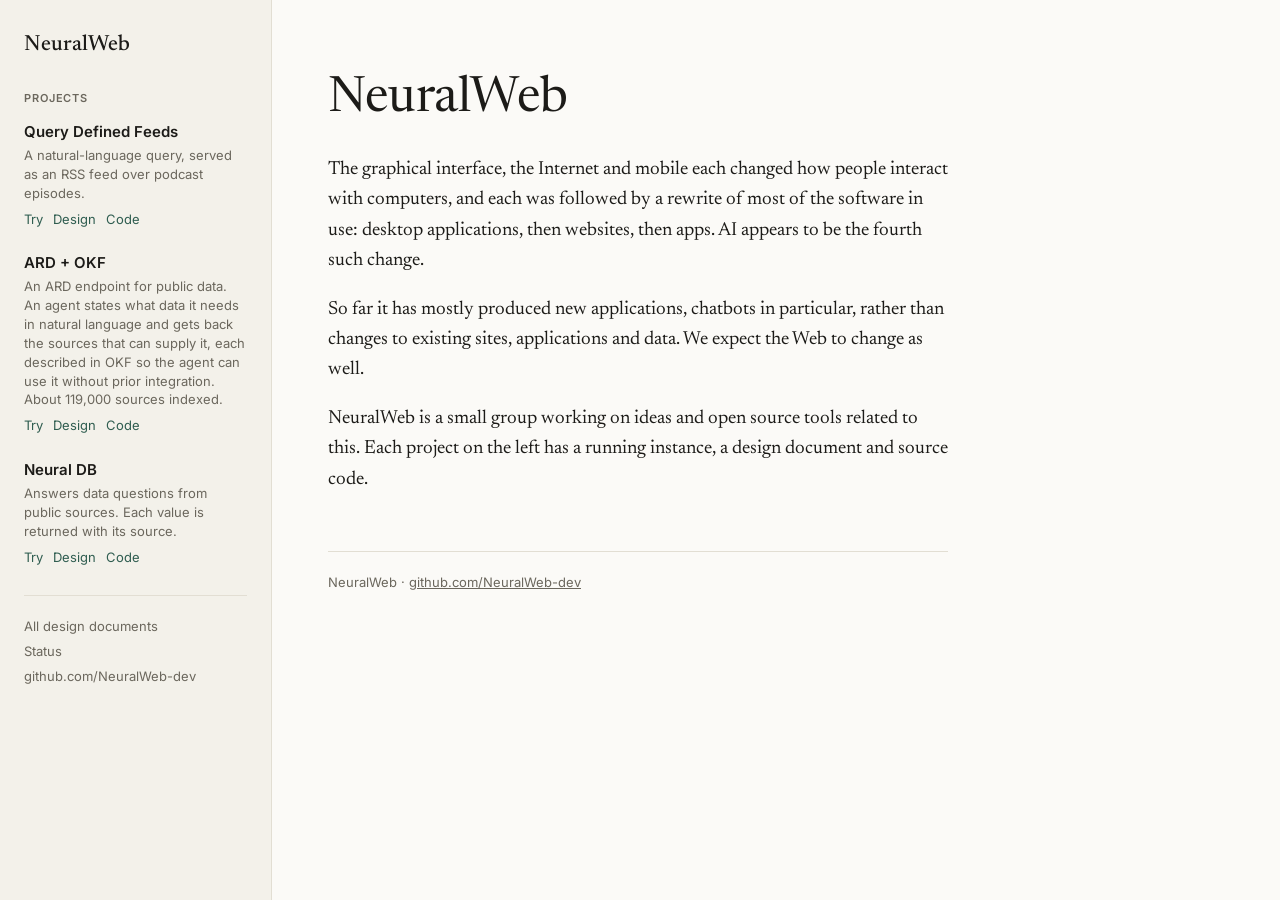
<file: index.html>
<!doctype html>
<html lang="en">
<head>
<meta charset="utf-8">
<meta name="viewport" content="width=device-width, initial-scale=1">
<title>NeuralWeb</title>
<meta name="description" content="NeuralWeb: ideas and open source tools for the Web after AI.">
<link rel="preconnect" href="https://fonts.googleapis.com">
<link rel="preconnect" href="https://fonts.gstatic.com" crossorigin>
<link href="https://fonts.googleapis.com/css2?family=Newsreader:ital,opsz,wght@0,6..72,400;0,6..72,500;1,6..72,400&family=Inter:wght@400;500;600&display=swap" rel="stylesheet">
<style>
  :root {
    --bg: #fbfaf7;
    --panel: #f3f1ea;
    --ink: #1c1b18;
    --muted: #6b675d;
    --rule: #e2ded3;
    --accent: #2f5d50;
    --accent-soft: #e4ece8;
    --serif: "Newsreader", Georgia, serif;
    --sans: "Inter", system-ui, -apple-system, sans-serif;
  }
  @media (prefers-color-scheme: dark) {
    :root {
      --bg: #151614;
      --panel: #1c1e1b;
      --ink: #e9e7e1;
      --muted: #9a978d;
      --rule: #2e302c;
      --accent: #8cc4b0;
      --accent-soft: #233029;
    }
  }
  * { box-sizing: border-box; }
  html { -webkit-text-size-adjust: 100%; }
  body {
    margin: 0;
    background: var(--bg);
    color: var(--ink);
    font: 16px/1.6 var(--sans);
  }
  a { color: inherit; }
  .layout {
    display: grid;
    grid-template-columns: 272px minmax(0, 1fr);
    min-height: 100vh;
  }

  /* ---- Sidebar: project families ---- */
  nav.families {
    position: sticky;
    top: 0;
    align-self: start;
    height: 100vh;
    overflow-y: auto;
    background: var(--panel);
    border-right: 1px solid var(--rule);
    padding: 32px 24px;
  }
  .brand {
    font: 500 22px/1.2 var(--serif);
    text-decoration: none;
    display: block;
    margin-bottom: 32px;
  }
  .nav-label {
    font-size: 11px;
    font-weight: 600;
    letter-spacing: .08em;
    text-transform: uppercase;
    color: var(--muted);
    margin: 0 0 12px;
  }
  .family { margin-bottom: 22px; }
  .family-name {
    display: block;
    font-weight: 600;
    font-size: 15px;
    text-decoration: none;
  }
  .family-name:hover { color: var(--accent); }
  .family p {
    margin: 2px 0 6px;
    font-size: 13px;
    line-height: 1.45;
    color: var(--muted);
  }
  .family .links { font-size: 13px; }
  .family .links a {
    color: var(--accent);
    text-decoration: none;
    margin-right: 10px;
  }
  .family .links a:hover { text-decoration: underline; }
  .nav-foot {
    border-top: 1px solid var(--rule);
    margin-top: 28px;
    padding-top: 18px;
    font-size: 13px;
  }
  .nav-foot a {
    display: block;
    color: var(--muted);
    text-decoration: none;
    padding: 2px 0;
  }
  .nav-foot a:hover { color: var(--ink); }

  /* ---- Main ---- */
  main {
    padding: 72px 56px 96px;
    max-width: 880px;
  }
  h1 {
    font: 400 clamp(34px, 5vw, 50px)/1.1 var(--serif);
    letter-spacing: -.01em;
    margin: 0 0 28px;
  }
  h1 em { font-style: italic; color: var(--accent); }
  .prose p {
    font: 400 19px/1.6 var(--serif);
    max-width: 620px;
    margin: 0 0 18px;
  }
  .prose { max-width: 640px; }
  footer {
    max-width: 620px;
    margin-top: 56px;
    padding-top: 20px;
    border-top: 1px solid var(--rule);
    font-size: 13px;
    color: var(--muted);
  }
  footer a { color: var(--muted); }

  .menu-toggle { display: none; }

  /* ---- Narrow screens: sidebar becomes a top bar with a menu button ---- */
  @media (max-width: 860px) {
    .layout { grid-template-columns: 1fr; }
    nav.families {
      position: sticky;
      top: 0;
      z-index: 10;
      height: auto;
      max-height: 100vh;
      border-right: 0;
      border-bottom: 1px solid var(--rule);
      padding: 10px 16px;
    }
    .nav-head {
      display: flex;
      align-items: center;
      justify-content: space-between;
    }
    .brand { margin-bottom: 0; }
    .menu-toggle {
      display: inline-flex;
      align-items: center;
      justify-content: center;
      width: 44px;
      height: 44px;
      margin-right: -10px;
      border: 0;
      border-radius: 50%;
      background: transparent;
      color: var(--ink);
      cursor: pointer;
    }
    .menu-toggle:hover, .menu-toggle:focus-visible { background: var(--accent-soft); outline: none; }
    .menu-toggle .icon-close { display: none; }
    nav.families.open .menu-toggle .icon-open { display: none; }
    nav.families.open .menu-toggle .icon-close { display: block; }
    .js nav.families:not(.open) .nav-body { display: none; }
    .nav-body { padding: 16px 0 12px; }
    .family-list {
      display: grid;
      grid-template-columns: repeat(2, minmax(0, 1fr));
      gap: 4px 20px;
    }
    .nav-foot { margin-top: 8px; }
    main { padding: 40px 16px 64px; }
  }
  @media (max-width: 560px) {
    .family-list { grid-template-columns: 1fr; }
  }
</style>
</head>
<body>
<script>document.documentElement.classList.add("js");</script>
<div class="layout">

  <nav class="families" aria-label="Project families">
    <div class="nav-head">
      <a class="brand" href="/">NeuralWeb</a>
      <button class="menu-toggle" type="button" aria-expanded="false" aria-controls="nav-body" aria-label="Menu">
        <svg class="icon-open" width="22" height="22" viewBox="0 0 22 22" aria-hidden="true"><path d="M3 6h16M3 11h16M3 16h16" stroke="currentColor" stroke-width="1.8" stroke-linecap="round" fill="none"/></svg>
        <svg class="icon-close" width="22" height="22" viewBox="0 0 22 22" aria-hidden="true"><path d="M5 5l12 12M17 5L5 17" stroke="currentColor" stroke-width="1.8" stroke-linecap="round" fill="none"/></svg>
      </button>
    </div>
    <div class="nav-body" id="nav-body">

    <p class="nav-label">Projects</p>
    <div class="family-list">
      <div class="family">
        <a class="family-name" href="https://rss.neuralweb.dev">Query Defined Feeds</a>
        <p>A natural-language query, served as an RSS feed over podcast episodes.</p>
        <div class="links">
          <a href="https://rss.neuralweb.dev">Try</a><a href="/design/qdrss/">Design</a><a href="https://github.com/NeuralWeb-dev/qdfeeds">Code</a>
        </div>
      </div>
      <div class="family">
        <a class="family-name" href="https://ard.neuralweb.dev">ARD + OKF</a>
        <p>An ARD endpoint for public data. An agent states what data it needs in natural language and gets back the sources that can supply it, each described in OKF so the agent can use it without prior integration. About 119,000 sources indexed.</p>
        <div class="links">
          <a href="https://ard.neuralweb.dev">Try</a><a href="/design/ard/">Design</a><a href="https://github.com/NeuralWeb-dev/ard-finder">Code</a>
        </div>
      </div>
      <div class="family">
        <a class="family-name" href="https://kg.neuralweb.dev">Neural DB</a>
        <p>Answers data questions from public sources. Each value is returned with its source.</p>
        <div class="links">
          <a href="https://kg.neuralweb.dev">Try</a><a href="/design/neural-db/">Design</a><a href="https://github.com/NeuralWeb-dev/neural-db">Code</a>
        </div>
      </div>
    </div>

    <div class="nav-foot">
      <a href="/design/">All design documents</a>
      <a href="/status/">Status</a>
      <a href="https://github.com/NeuralWeb-dev">github.com/NeuralWeb-dev</a>
    </div>
    </div>
  </nav>

  <main>
    <h1>NeuralWeb</h1>

    <div class="prose">
      <p>The graphical interface, the Internet and mobile each changed how people interact with computers, and each was followed by a rewrite of most of the software in use: desktop applications, then websites, then apps. AI appears to be the fourth such change.</p>
      <p>So far it has mostly produced new applications, chatbots in particular, rather than changes to existing sites, applications and data. We expect the Web to change as well.</p>
      <p>NeuralWeb is a small group working on ideas and open source tools related to this. Each project on the left has a running instance, a design document and source code.</p>
    </div>

    <footer>
      NeuralWeb · <a href="https://github.com/NeuralWeb-dev">github.com/NeuralWeb-dev</a>
    </footer>
  </main>

</div>
<script>
  (function () {
    var nav = document.querySelector("nav.families");
    var button = nav.querySelector(".menu-toggle");
    function set(open) {
      nav.classList.toggle("open", open);
      button.setAttribute("aria-expanded", String(open));
      button.setAttribute("aria-label", open ? "Close menu" : "Menu");
    }
    button.addEventListener("click", function () { set(!nav.classList.contains("open")); });
    document.addEventListener("keydown", function (e) { if (e.key === "Escape") set(false); });
  })();
</script>
</body>
</html>
</file>
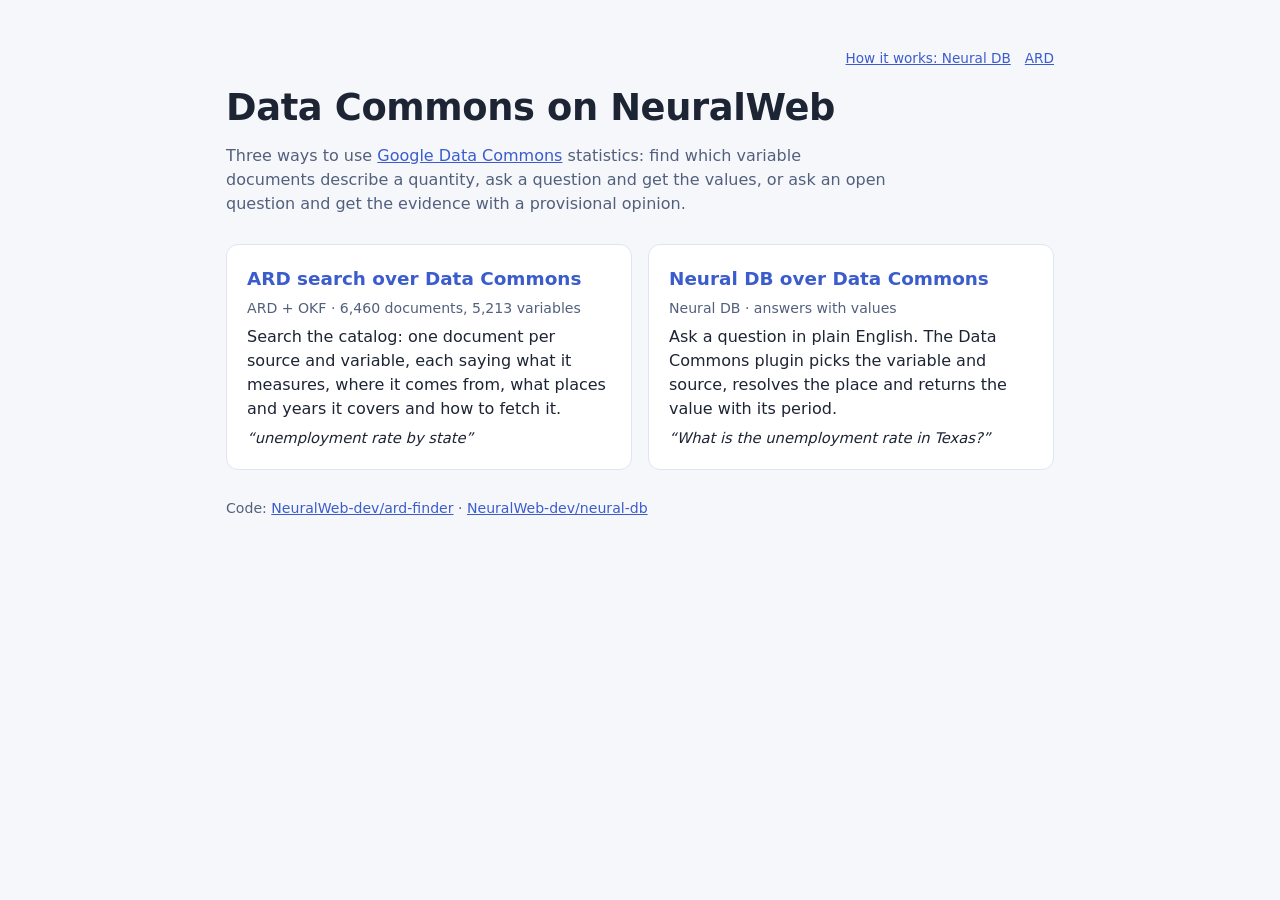
<file: 4dc/index.html>
<!doctype html>
<html lang="en">
<head>
  <meta name="robots" content="noindex">
  <meta charset="utf-8">
  <meta name="viewport" content="width=device-width, initial-scale=1">
  <title>Data Commons on NeuralWeb</title>
  <style>
    :root { color-scheme: light dark; --ink: #1d2433; --muted: #52607d; --accent: #3b5ccc; --line: #dfe4ef; --card: #fff; --bg: #f6f7fb; }
    @media (prefers-color-scheme: dark) { :root { --ink: #e7e9ec; --muted: #9aa1ab; --accent: #8fb0ff; --line: #2c3037; --card: #1c1f24; --bg: #14161a; } }
    * { box-sizing: border-box; }
    body { margin: 0; font: 16px/1.5 system-ui, -apple-system, "Segoe UI", sans-serif; color: var(--ink); background: var(--bg); }
    main { max-width: 860px; margin: 0 auto; padding: 48px 16px 64px; }
    h1 { margin: 0 0 8px; font-size: clamp(1.7rem, 4vw, 2.3rem); letter-spacing: -.01em; }
    .lede { margin: 0 0 28px; color: var(--muted); max-width: 660px; }
    .crumb { font-size: .9rem; margin-bottom: 18px; } .crumb a { color: var(--muted); }
    a { color: var(--accent); }
    form { display: flex; gap: 8px; margin-bottom: 8px; }
    input[type=text] { flex: 1; min-width: 0; padding: 12px 14px; font: inherit; color: inherit; background: var(--card); border: 1px solid var(--line); border-radius: 10px; }
    button { padding: 12px 18px; font: inherit; font-weight: 600; color: #fff; background: var(--accent); border: 0; border-radius: 10px; cursor: pointer; }
    button:disabled { opacity: .6; cursor: wait; }
    .examples { margin: 0 0 24px; font-size: .9rem; color: var(--muted); }
    .examples button { all: unset; cursor: pointer; color: var(--accent); margin-right: 12px; text-decoration: underline; }
    .card { background: var(--card); border: 1px solid var(--line); border-radius: 12px; padding: 16px 18px; margin-bottom: 12px; }
    .card h2 { margin: 0 0 4px; font-size: 1.05rem; } .card p { margin: 4px 0; }
    .meta, .status { color: var(--muted); font-size: .88rem; }
    .tag { display: inline-block; margin: 2px 4px 0 0; padding: 1px 8px; border: 1px solid var(--line); border-radius: 99px; font-size: .78rem; color: var(--muted); }
    .claim { font-size: 1.05rem; }
    .err { color: #c0392b; }
  
    .topnav { text-align: right; font-size: .85rem; margin: 0 0 12px; display: flex; gap: 14px; justify-content: flex-end; flex-wrap: wrap; }
    .topnav a { color: var(--accent, #3b5ccc); }
  </style>
</head>
<body>
  <main>
    <p class="topnav"><a href="/design/neural-db/">How it works: Neural DB</a> <a href="/design/ard/">ARD</a></p>

    <h1>Data Commons on NeuralWeb</h1>
    <p class="lede">Three ways to use <a href="https://datacommons.org">Google Data Commons</a> statistics: find which variable documents describe a quantity, ask a question and get the values, or ask an open question and get the evidence with a provisional opinion.</p>
    <style>
      .grid { display: grid; grid-template-columns: repeat(auto-fill, minmax(300px, 1fr)); gap: 16px; }
      a.big { display: flex; flex-direction: column; gap: 6px; padding: 20px; background: var(--card); border: 1px solid var(--line); border-radius: 12px; color: inherit; text-decoration: none; }
      a.big:hover, a.big:focus-visible { border-color: var(--accent); outline: none; }
      .name { font-weight: 700; font-size: 1.15rem; color: var(--accent); }
      .example { font-style: italic; font-size: .92rem; }
    </style>
    <nav class="grid" aria-label="Data Commons">
      <a class="big" href="/4dc/ard/">
        <span class="name">ARD search over Data Commons</span>
        <span class="meta">ARD + OKF · 6,460 documents, 5,213 variables</span>
        <span>Search the catalog: one document per source and variable, each saying what it measures, where it comes from, what places and years it covers and how to fetch it.</span>
        <span class="example">&ldquo;unemployment rate by state&rdquo;</span>
      </a>
      <a class="big" href="/4dc/neuraldb/">
        <span class="name">Neural DB over Data Commons</span>
        <span class="meta">Neural DB · answers with values</span>
        <span>Ask a question in plain English. The Data Commons plugin picks the variable and source, resolves the place and returns the value with its period.</span>
        <span class="example">&ldquo;What is the unemployment rate in Texas?&rdquo;</span>
      </a>
    </nav>
    <p class="meta" style="margin-top:28px">Code: <a href="https://github.com/NeuralWeb-dev/ard-finder">NeuralWeb-dev/ard-finder</a> &middot; <a href="https://github.com/NeuralWeb-dev/neural-db">NeuralWeb-dev/neural-db</a></p>
  </main>
</body>
</html>
</file>
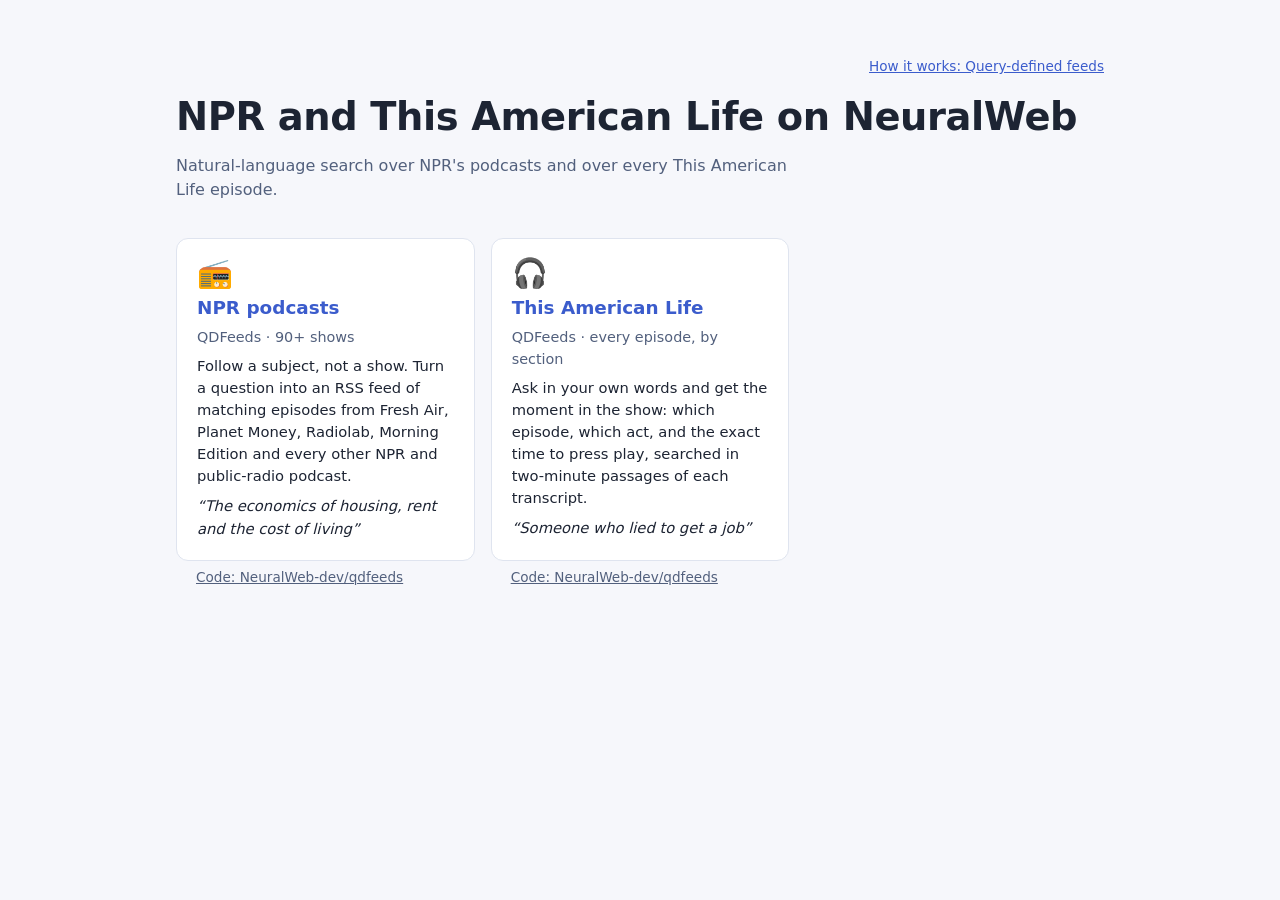
<file: 4npr/index.html>
<!doctype html>
<html lang="en">
<head>
  <meta name="robots" content="noindex">
  <meta charset="utf-8">
  <meta name="viewport" content="width=device-width, initial-scale=1">
  <title>NPR on NeuralWeb</title>
  <style>
    :root { color-scheme: light; --ink: #1d2433; --muted: #52607d; --accent: #3b5ccc; --line: #dfe4ef; --card: #fff; --bg: #f6f7fb; }
    * { box-sizing: border-box; }
    body { margin: 0; font: 16px/1.5 system-ui, -apple-system, "Segoe UI", sans-serif; color: var(--ink); background: var(--bg); }
    main { max-width: 960px; margin: 0 auto; padding: 56px 16px 64px; }
    h1 { margin: 0 0 8px; font-size: clamp(1.8rem, 4vw, 2.4rem); letter-spacing: -.01em; }
    .lede { margin: 0 0 36px; color: var(--muted); max-width: 640px; }
    .grid { display: grid; grid-template-columns: repeat(auto-fill, minmax(260px, 1fr)); gap: 16px; }
    a.card { display: flex; flex-direction: column; gap: 6px; padding: 20px; background: var(--card); border: 1px solid var(--line); border-radius: 12px; color: inherit; text-decoration: none; transition: border-color .15s, box-shadow .15s; }
    a.card:hover, a.card:focus-visible { border-color: var(--accent); box-shadow: 0 4px 16px rgba(59, 92, 204, .12); outline: none; }
    .item { display: flex; flex-direction: column; gap: 6px; }
    .item > a.card { flex: 1; }
    a.code { padding-left: 20px; font-size: .85rem; color: var(--muted); }
    a.code:hover, a.code:focus-visible { color: var(--accent); }
    .emoji { font-size: 1.8rem; line-height: 1; }
    .name { font-weight: 700; font-size: 1.15rem; color: var(--accent); }
    .source { color: var(--muted); font-size: .9rem; }
    .about { font-size: .92rem; color: var(--ink); }
    .example { margin-top: 2px; font-size: .92rem; color: var(--ink); font-style: italic; }
  
    .topnav { text-align: right; font-size: .85rem; margin: 0 0 12px; display: flex; gap: 14px; justify-content: flex-end; flex-wrap: wrap; }
    .topnav a { color: var(--accent, #3b5ccc); }
  </style>
</head>
<body>
  <main>
    <p class="topnav"><a href="/design/qdrss/">How it works: Query-defined feeds</a></p>

    <h1>NPR and This American Life on NeuralWeb</h1>
    <p class="lede">Natural-language search over NPR's podcasts and over every This American Life episode.</p>
    <nav class="grid" aria-label="NPR sources">
      <div class="item">
        <a class="card" href="https://rss.neuralweb.dev/npr">
          <span class="emoji" aria-hidden="true">📻</span>
          <span class="name">NPR podcasts</span>
          <span class="source">QDFeeds · 90+ shows</span>
          <span class="about">Follow a subject, not a show. Turn a question into an RSS feed of matching episodes from Fresh Air, Planet Money, Radiolab, Morning Edition and every other NPR and public-radio podcast.</span>
          <span class="example">“The economics of housing, rent and the cost of living”</span>
        </a>
        <a class="code" href="https://github.com/NeuralWeb-dev/qdfeeds">Code: NeuralWeb-dev/qdfeeds</a>
      </div>
      <div class="item">
        <a class="card" href="https://rss.neuralweb.dev/tal">
          <span class="emoji" aria-hidden="true">🎧</span>
          <span class="name">This American Life</span>
          <span class="source">QDFeeds · every episode, by section</span>
          <span class="about">Ask in your own words and get the moment in the show: which episode, which act, and the exact time to press play, searched in two-minute passages of each transcript.</span>
          <span class="example">“Someone who lied to get a job”</span>
        </a>
        <a class="code" href="https://github.com/NeuralWeb-dev/qdfeeds">Code: NeuralWeb-dev/qdfeeds</a>
      </div>
    </nav>
  </main>
</body>
</html>
</file>
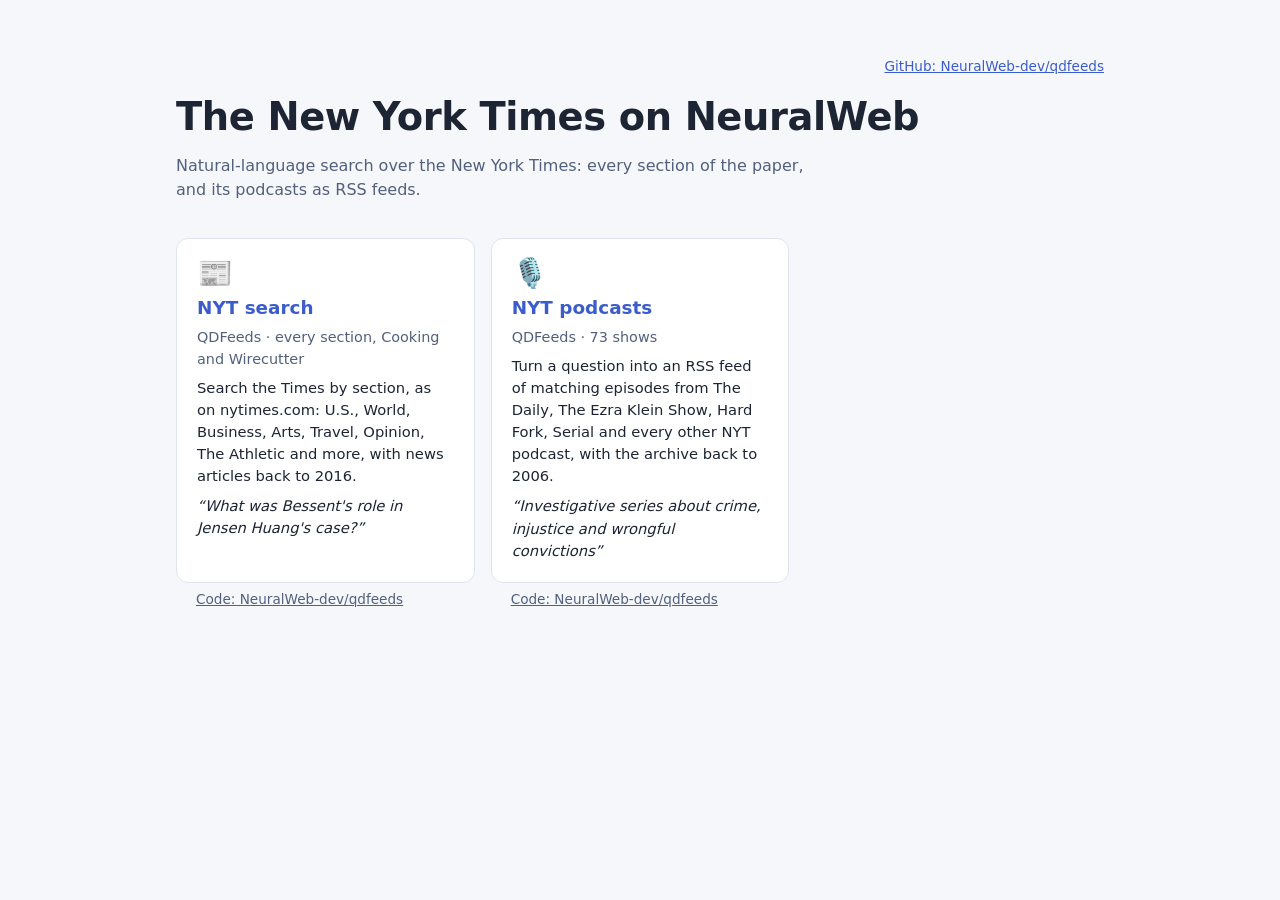
<file: 4nyt/index.html>
<!doctype html>
<html lang="en">
<head>
  <meta name="robots" content="noindex">
  <meta charset="utf-8">
  <meta name="viewport" content="width=device-width, initial-scale=1">
  <title>NYT on NeuralWeb</title>
  <style>
    :root { color-scheme: light; --ink: #1d2433; --muted: #52607d; --accent: #3b5ccc; --line: #dfe4ef; --card: #fff; --bg: #f6f7fb; }
    * { box-sizing: border-box; }
    body { margin: 0; font: 16px/1.5 system-ui, -apple-system, "Segoe UI", sans-serif; color: var(--ink); background: var(--bg); }
    main { max-width: 960px; margin: 0 auto; padding: 56px 16px 64px; }
    h1 { margin: 0 0 8px; font-size: clamp(1.8rem, 4vw, 2.4rem); letter-spacing: -.01em; }
    .lede { margin: 0 0 36px; color: var(--muted); max-width: 640px; }
    .grid { display: grid; grid-template-columns: repeat(auto-fill, minmax(260px, 1fr)); gap: 16px; }
    a.card { display: flex; flex-direction: column; gap: 6px; padding: 20px; background: var(--card); border: 1px solid var(--line); border-radius: 12px; color: inherit; text-decoration: none; transition: border-color .15s, box-shadow .15s; }
    a.card:hover, a.card:focus-visible { border-color: var(--accent); box-shadow: 0 4px 16px rgba(59, 92, 204, .12); outline: none; }
    .item { display: flex; flex-direction: column; gap: 6px; }
    .item > a.card { flex: 1; }
    a.code { padding-left: 20px; font-size: .85rem; color: var(--muted); }
    a.code:hover, a.code:focus-visible { color: var(--accent); }
    .emoji { font-size: 1.8rem; line-height: 1; }
    .name { font-weight: 700; font-size: 1.15rem; color: var(--accent); }
    .source { color: var(--muted); font-size: .9rem; }
    .about { font-size: .92rem; color: var(--ink); }
    .example { margin-top: 2px; font-size: .92rem; color: var(--ink); font-style: italic; }
  
    .topnav { text-align: right; font-size: .85rem; margin: 0 0 12px; display: flex; gap: 14px; justify-content: flex-end; flex-wrap: wrap; }
    .topnav a { color: var(--accent, #3b5ccc); }
  </style>
</head>
<body>
  <main>
    <p class="topnav"><a href="https://github.com/NeuralWeb-dev/qdfeeds">GitHub: NeuralWeb-dev/qdfeeds</a></p>

    <h1>The New York Times on NeuralWeb</h1>
    <p class="lede">Natural-language search over the New York Times: every section of the paper, and its podcasts as RSS feeds.</p>
    <nav class="grid" aria-label="New York Times sources">
      <div class="item">
        <a class="card" href="https://rss.neuralweb.dev/nyt/search">
          <span class="emoji" aria-hidden="true">📰</span>
          <span class="name">NYT search</span>
          <span class="source">QDFeeds · every section, Cooking and Wirecutter</span>
          <span class="about">Search the Times by section, as on nytimes.com: U.S., World, Business, Arts, Travel, Opinion, The Athletic and more, with news articles back to 2016.</span>
          <span class="example">“What was Bessent's role in Jensen Huang's case?”</span>
        </a>
        <a class="code" href="https://github.com/NeuralWeb-dev/qdfeeds">Code: NeuralWeb-dev/qdfeeds</a>
      </div>
      <div class="item">
        <a class="card" href="https://rss.neuralweb.dev/nyt">
          <span class="emoji" aria-hidden="true">🎙️</span>
          <span class="name">NYT podcasts</span>
          <span class="source">QDFeeds · 73 shows</span>
          <span class="about">Turn a question into an RSS feed of matching episodes from The Daily, The Ezra Klein Show, Hard Fork, Serial and every other NYT podcast, with the archive back to 2006.</span>
          <span class="example">“Investigative series about crime, injustice and wrongful convictions”</span>
        </a>
        <a class="code" href="https://github.com/NeuralWeb-dev/qdfeeds">Code: NeuralWeb-dev/qdfeeds</a>
      </div>
    </nav>

  </main>
</body>
</html>
</file>
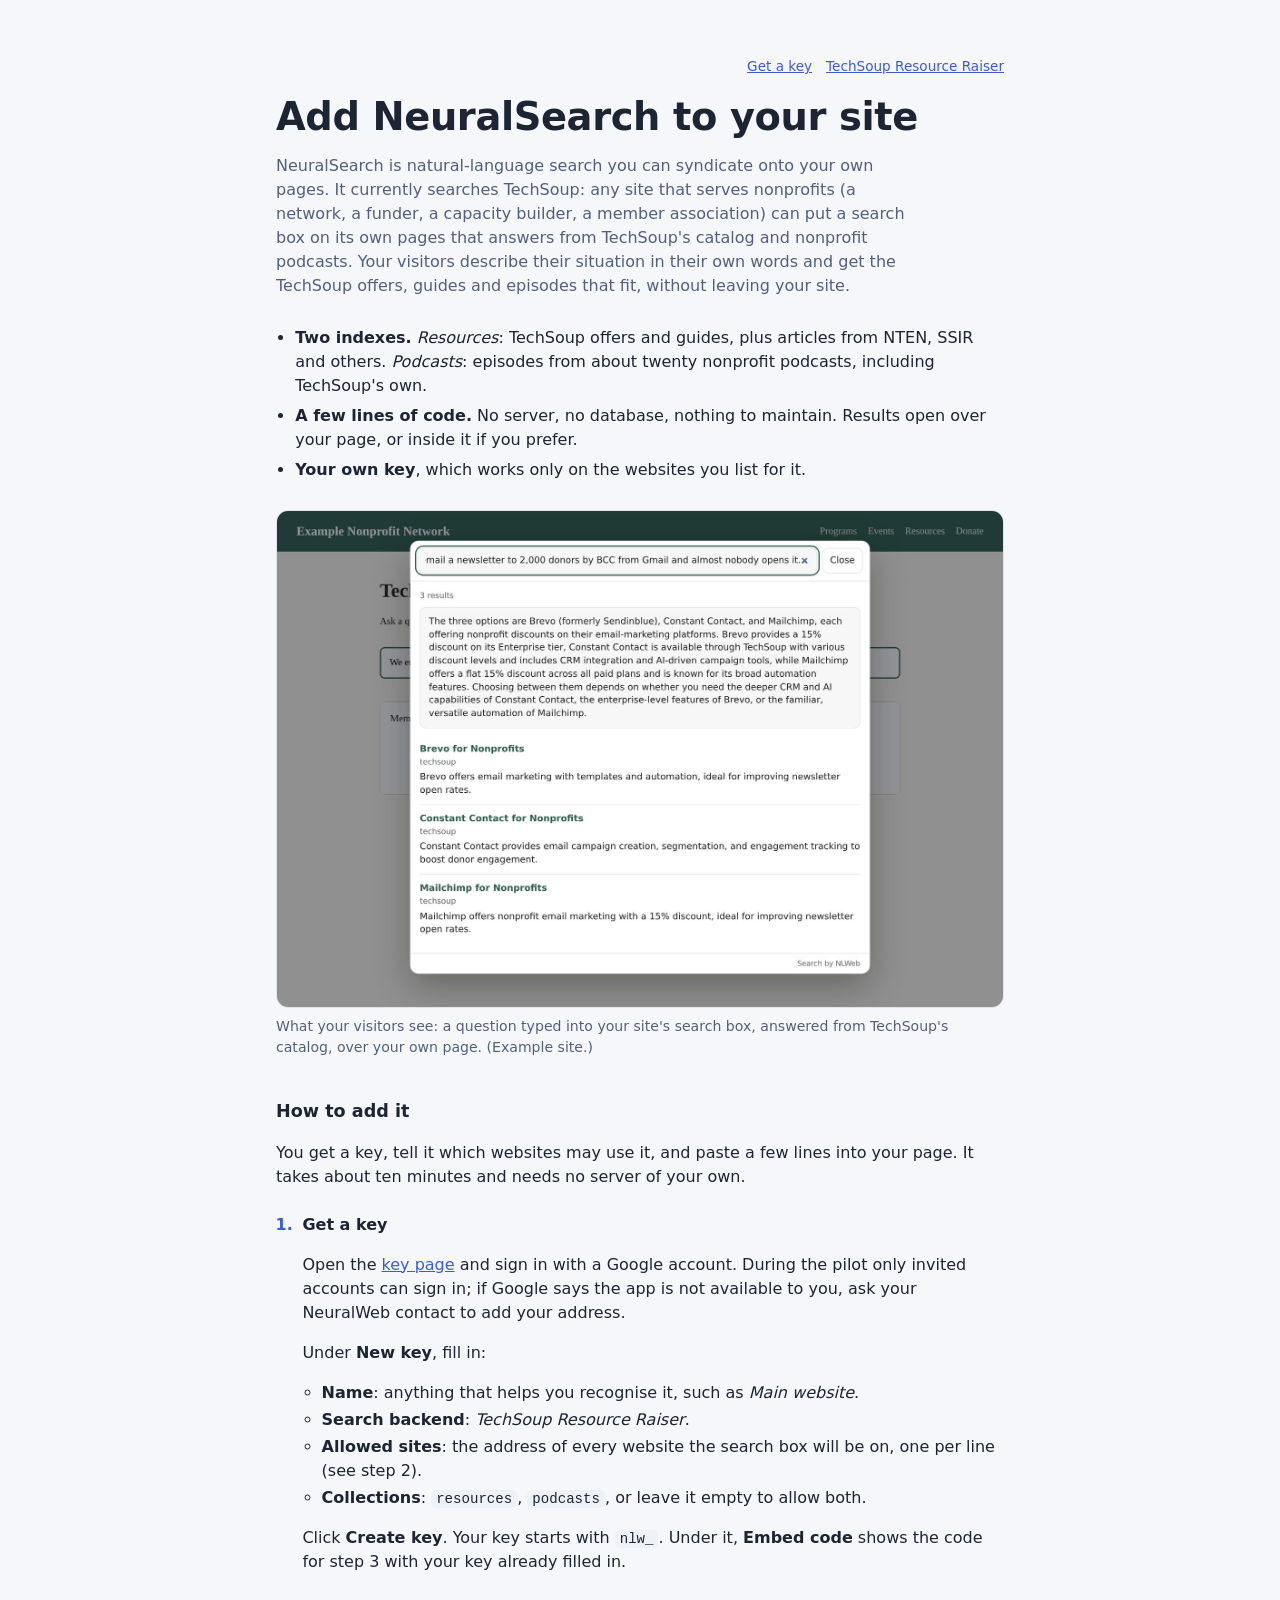
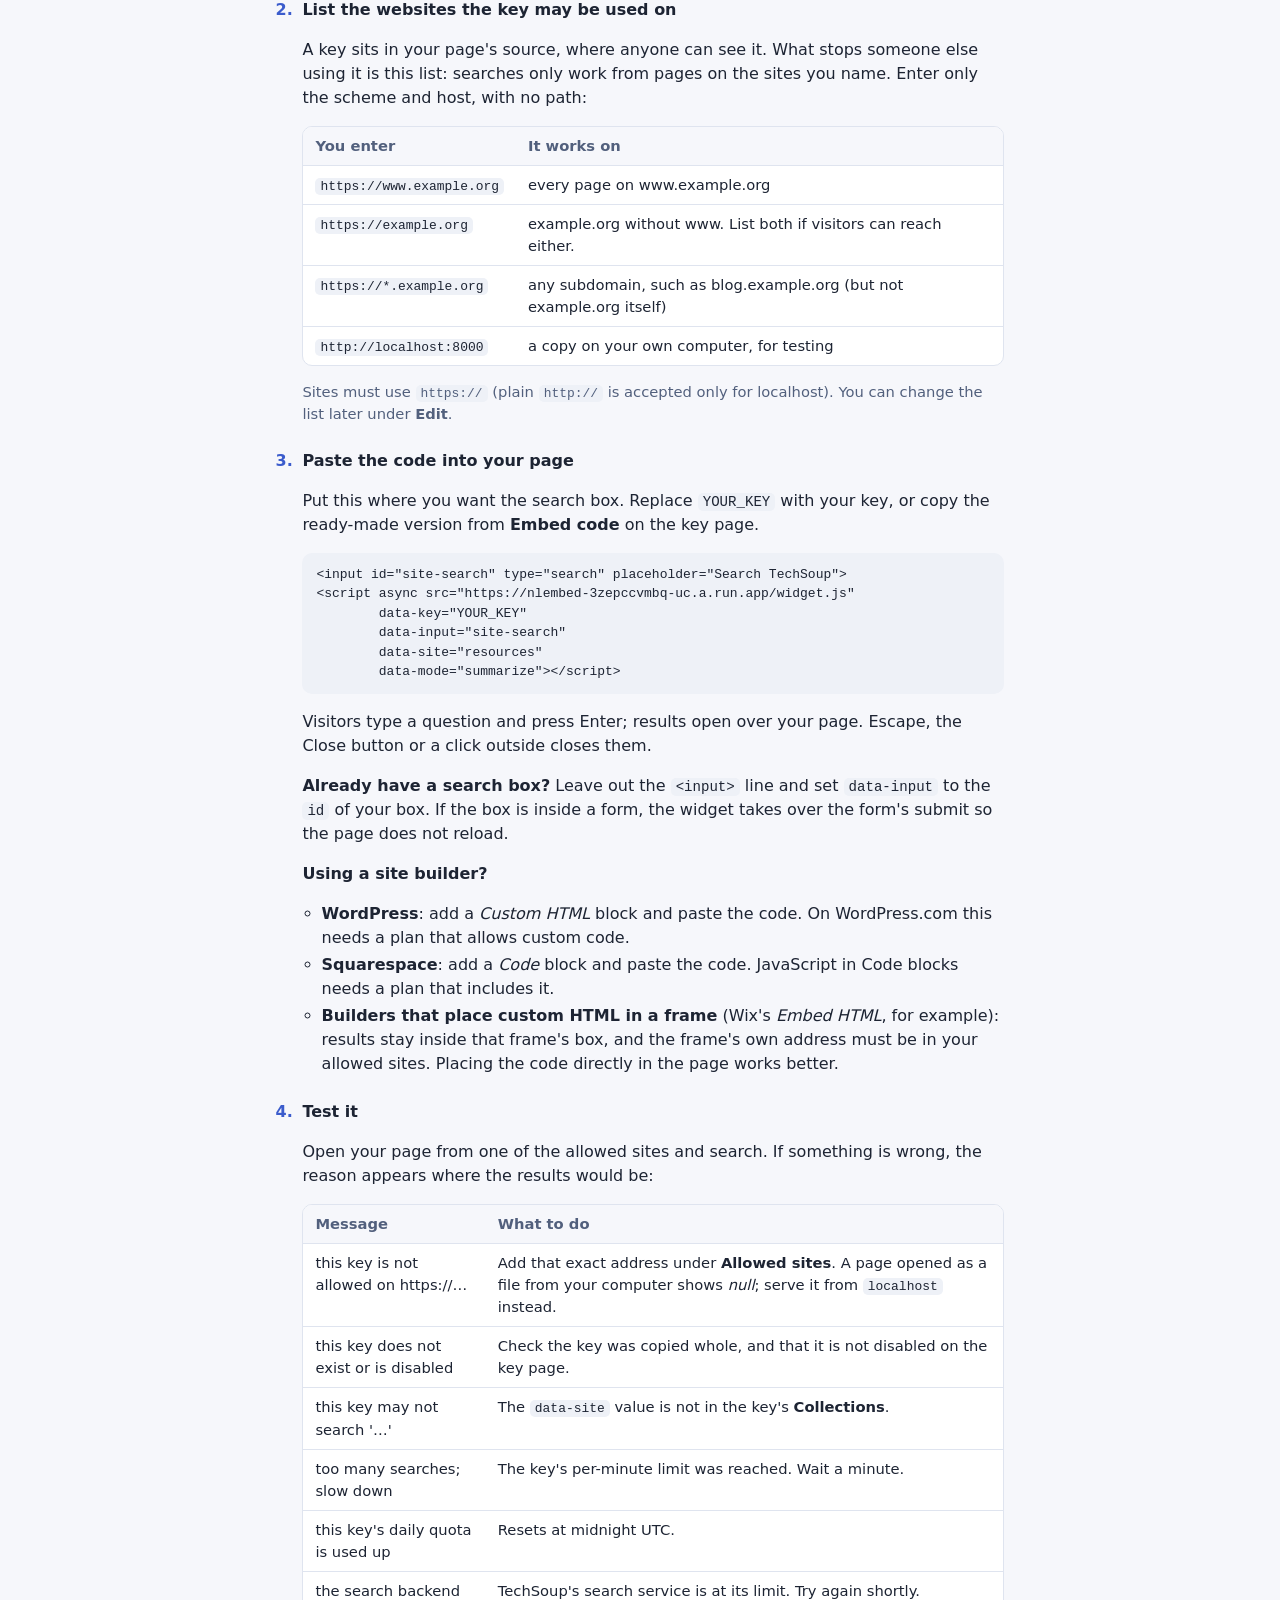
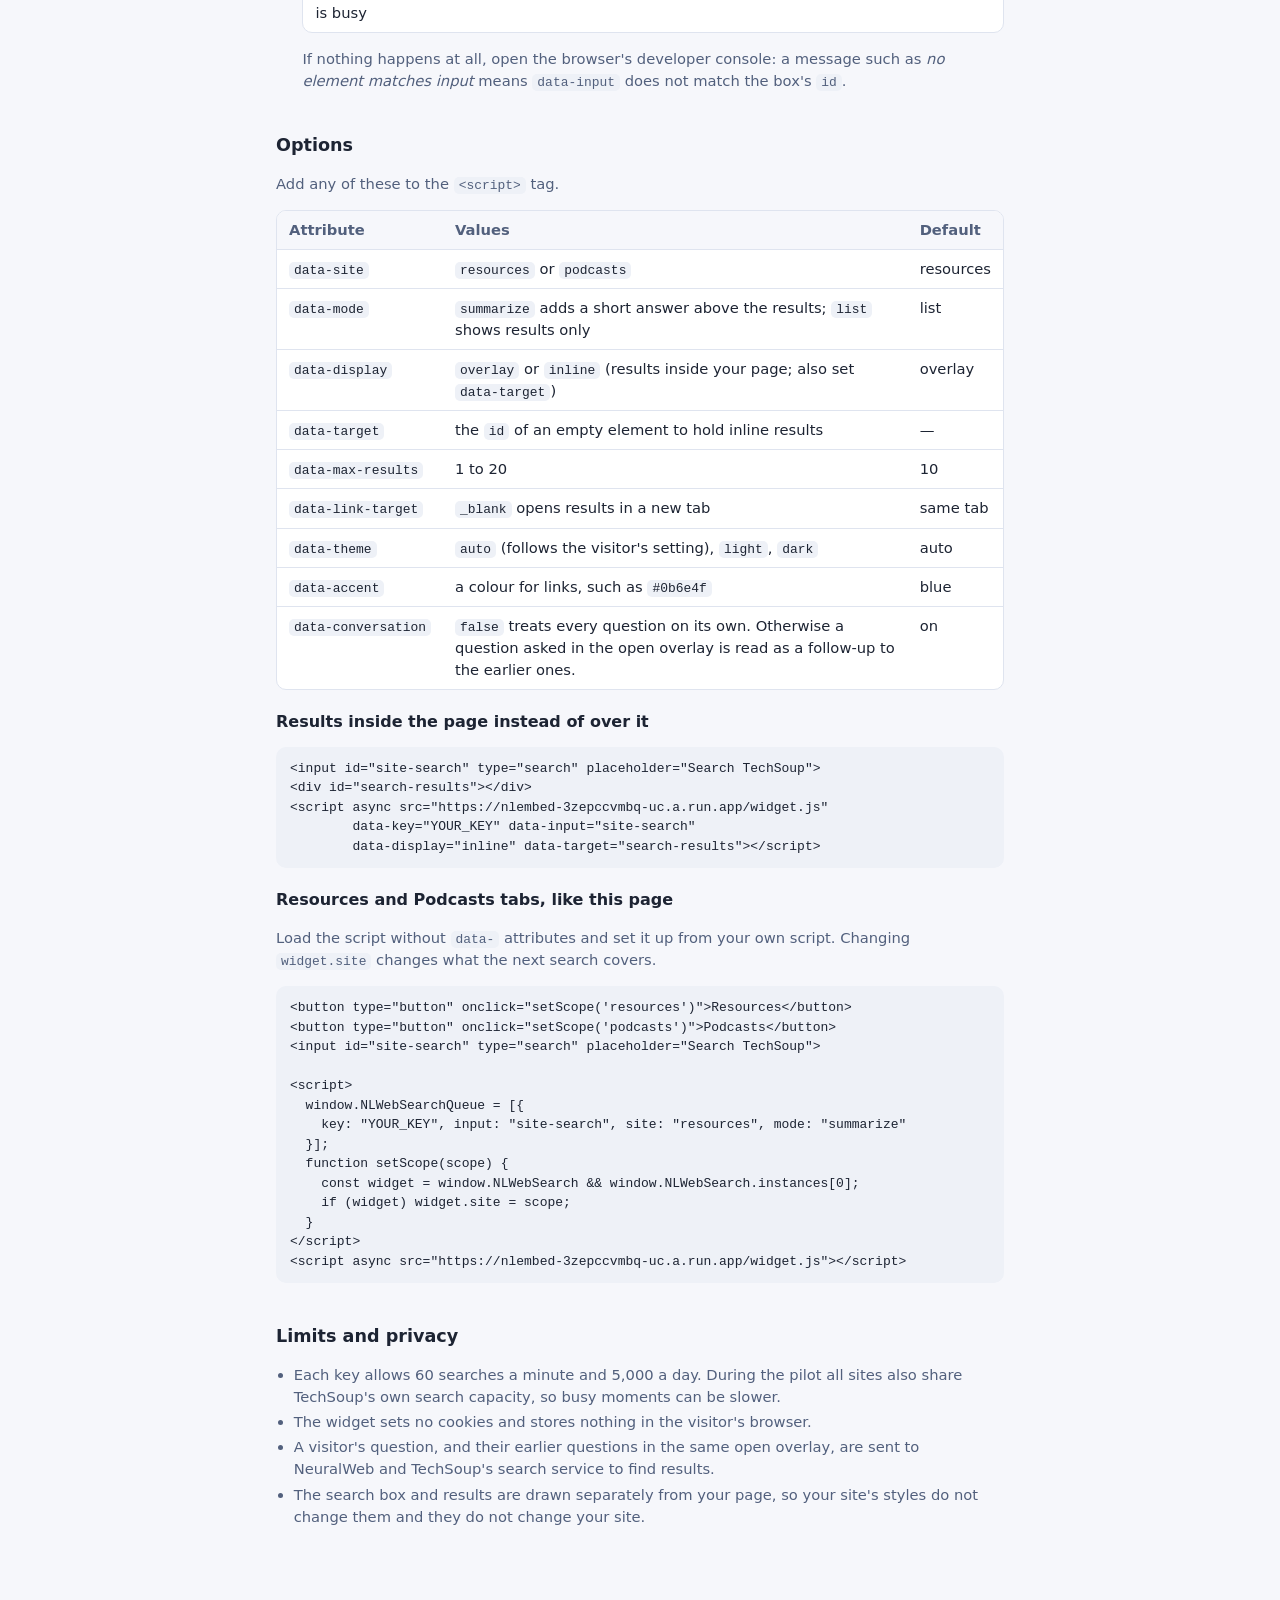
<file: 4techsoup/index.html>
<!doctype html>
<html lang="en">
<head>
  <meta charset="utf-8">
  <meta name="robots" content="noindex">
  <title>Moved</title>
  <link rel="canonical" href="/neural-search-syndication/">
  <meta http-equiv="refresh" content="0; url=/neural-search-syndication/">
</head>
<body>
  <p>This page has moved to <a href="/neural-search-syndication/">/neural-search-syndication/</a>.</p>
</body>
</html>
</file>
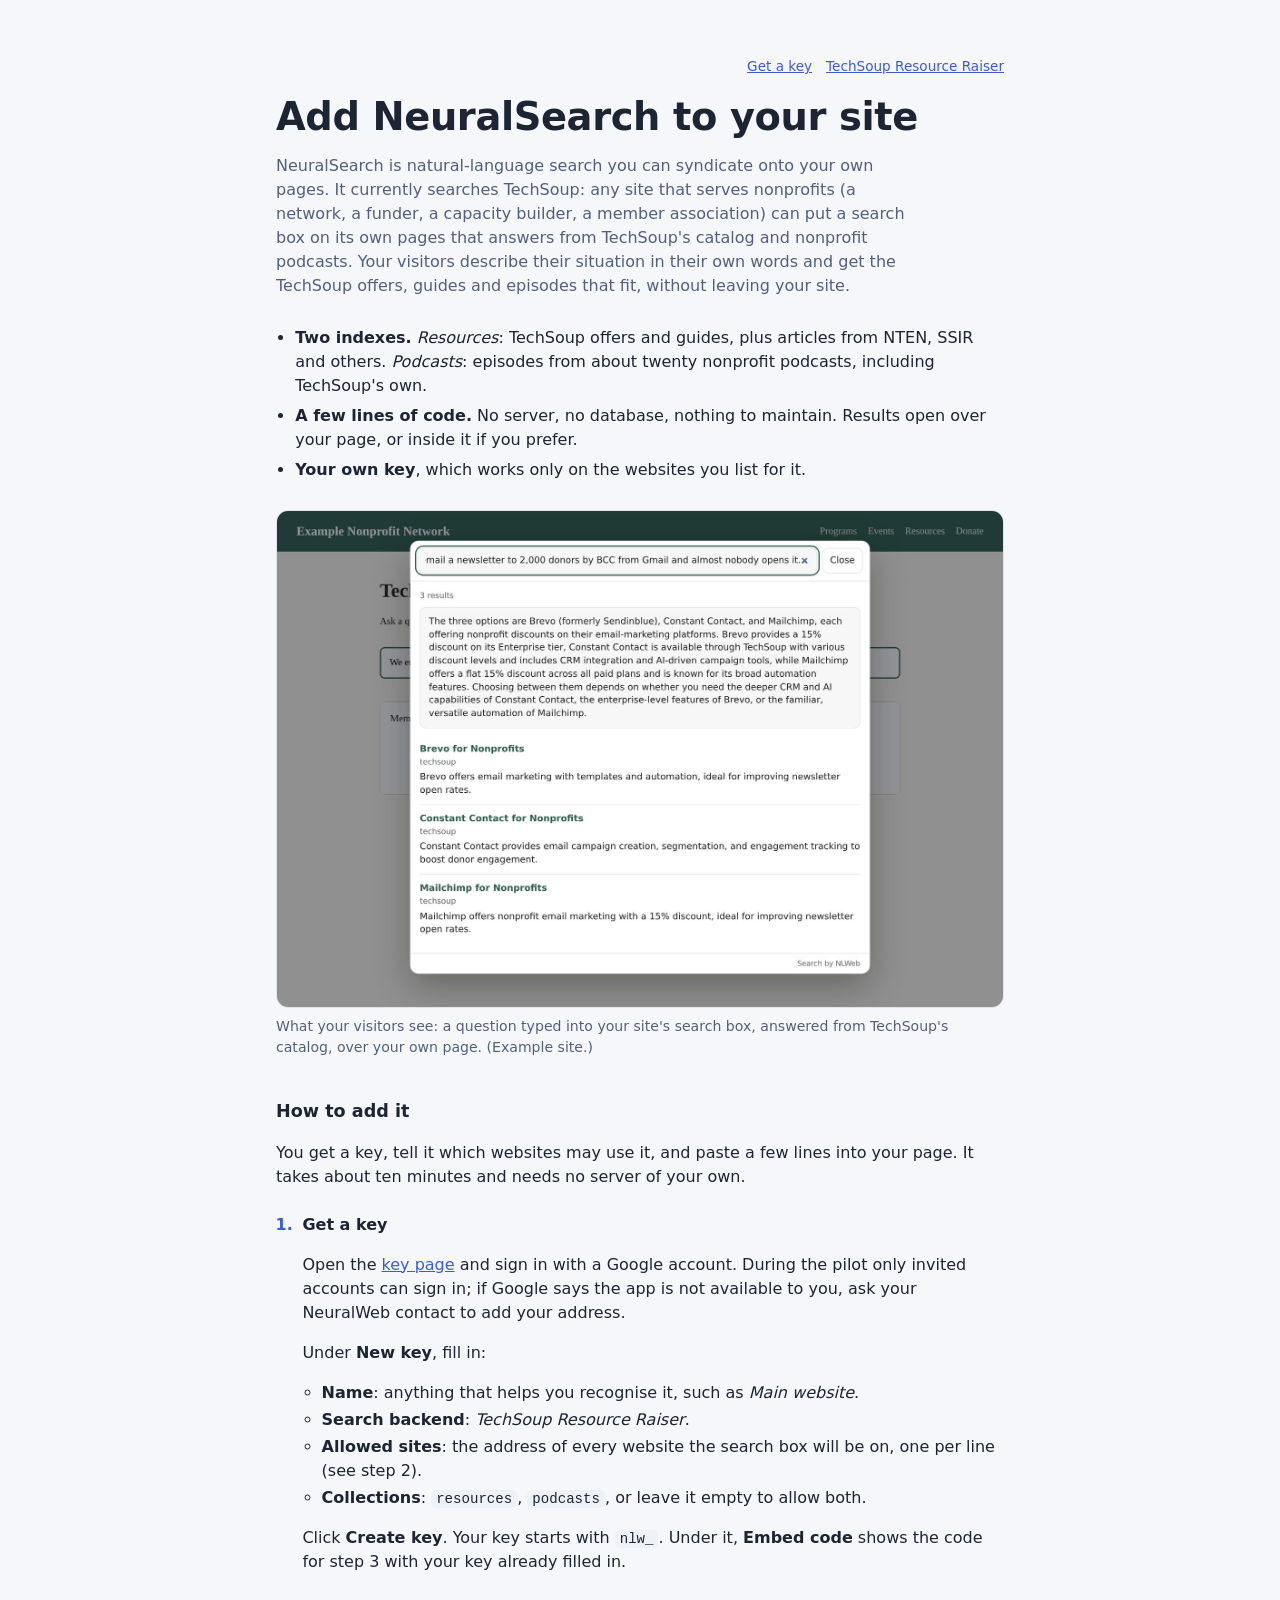
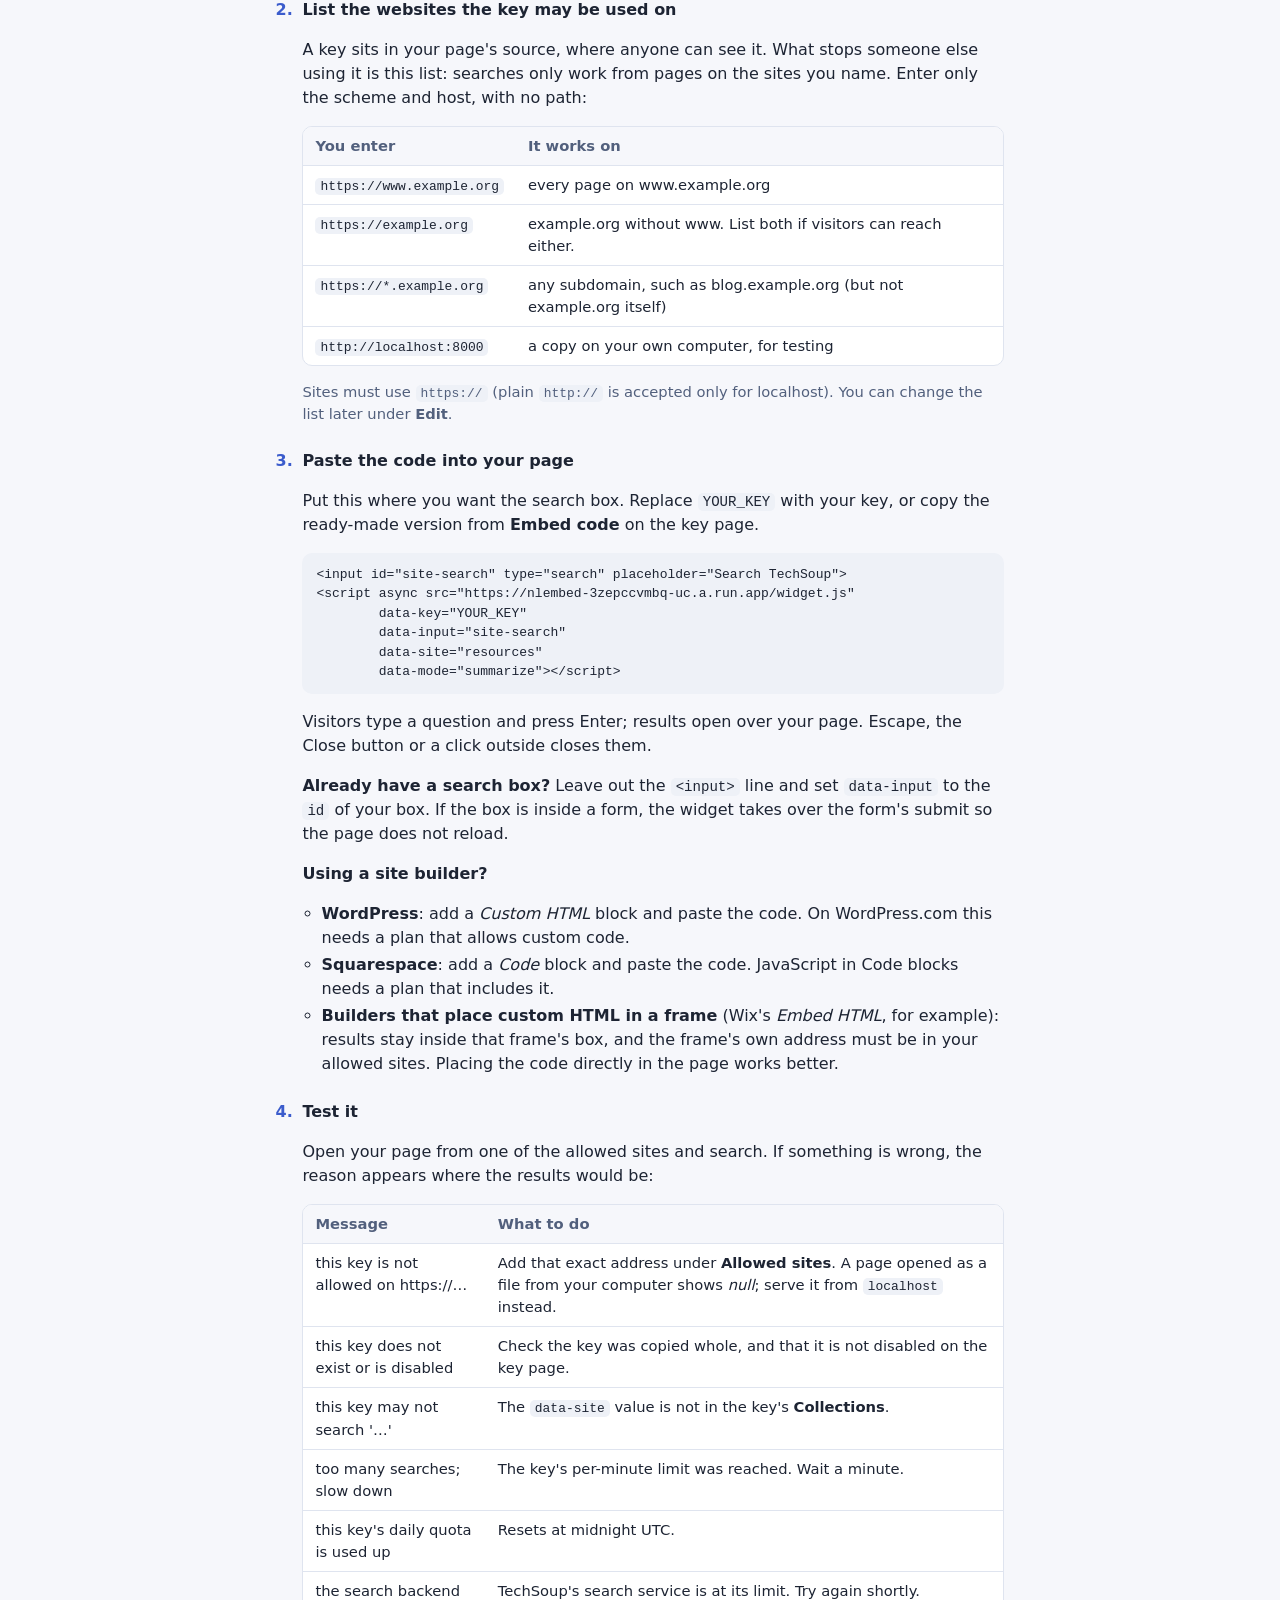
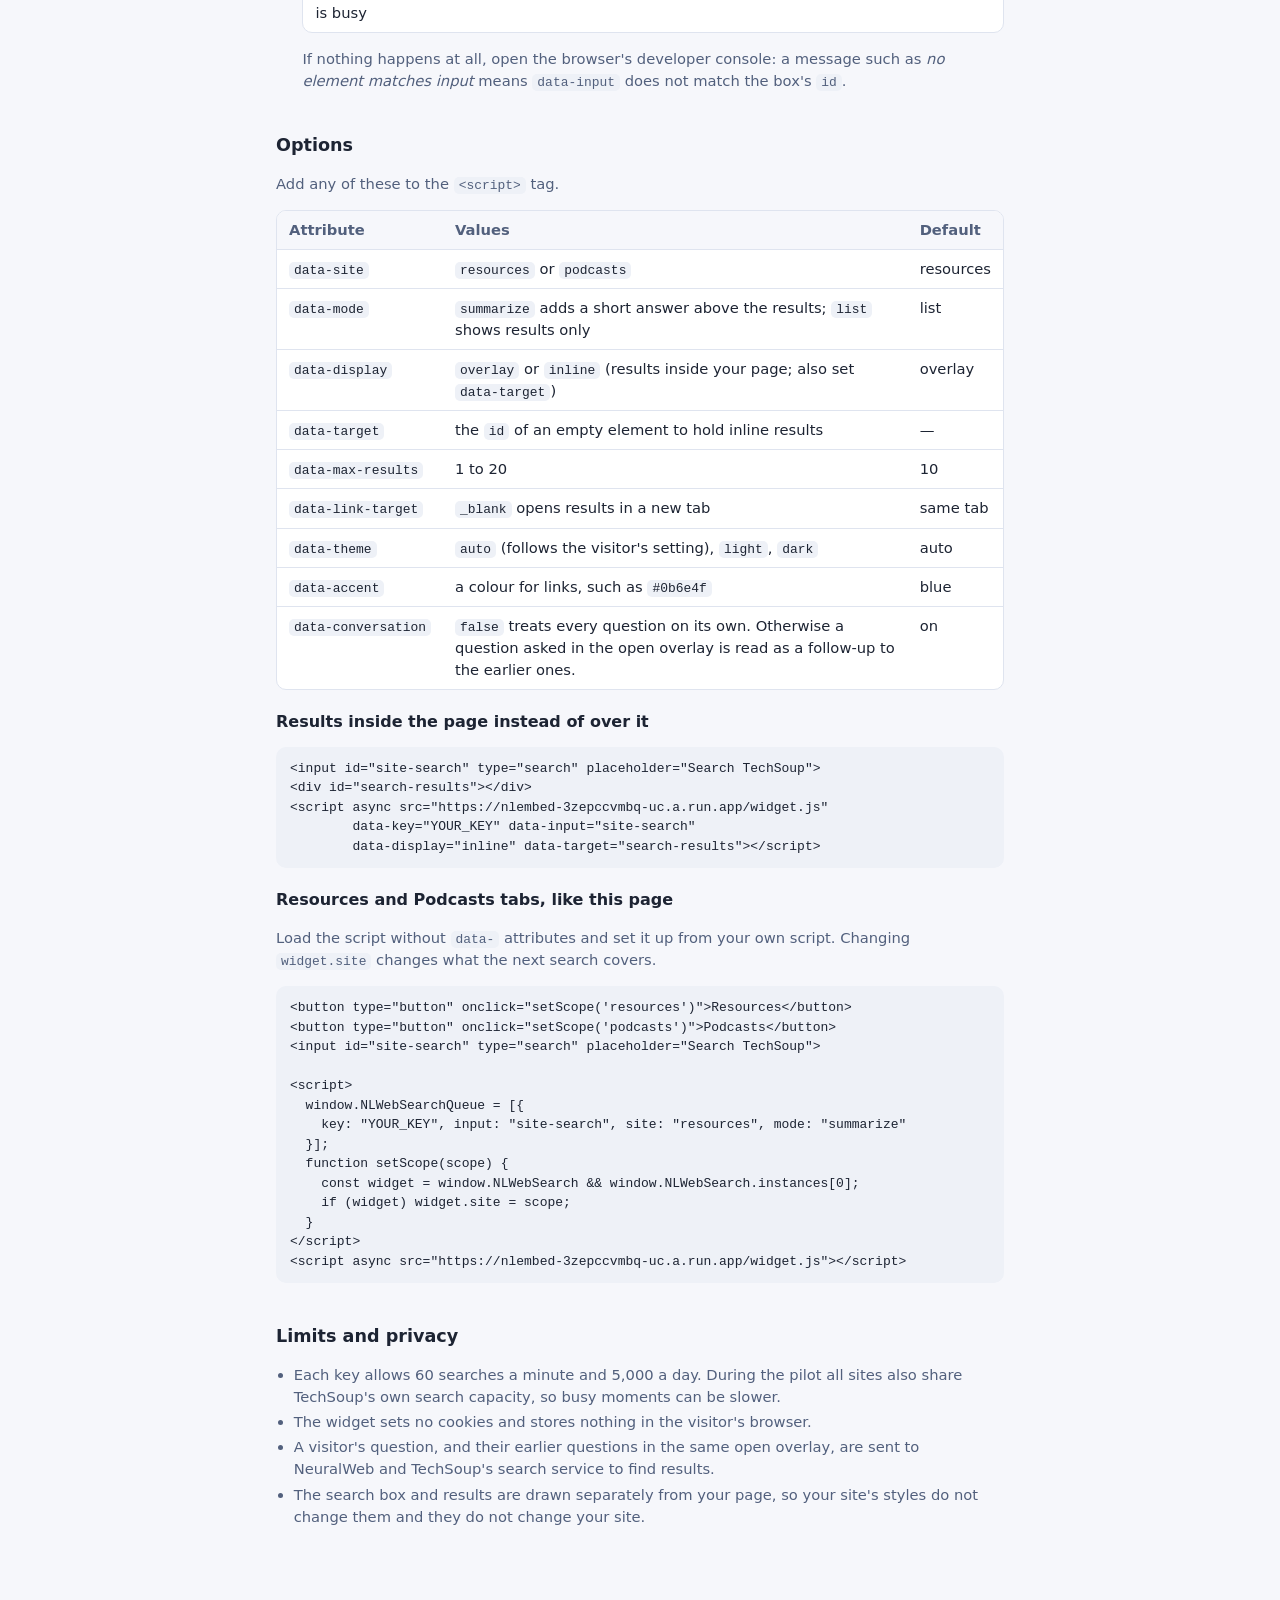
<file: neural-search-syndication/index.html>
<!doctype html>
<html lang="en">
<head>
  <meta name="robots" content="noindex">
  <meta charset="utf-8">
  <meta name="viewport" content="width=device-width, initial-scale=1">
  <title>Add NeuralSearch to Your Site</title>
  <style>
    :root { color-scheme: light; --ink: #1d2433; --muted: #52607d; --accent: #3b5ccc; --line: #dfe4ef; --card: #fff; --bg: #f6f7fb; --code: #eef1f7; }
    * { box-sizing: border-box; }
    body { margin: 0; font: 16px/1.5 system-ui, -apple-system, "Segoe UI", sans-serif; color: var(--ink); background: var(--bg); }
    main { max-width: 760px; margin: 0 auto; padding: 56px 16px 64px; }
    h1 { margin: 0 0 8px; font-size: clamp(1.8rem, 4vw, 2.4rem); letter-spacing: -.01em; }
    h2 { font-size: 1.1rem; margin: 40px 0 8px; }
    .lede { margin: 0 0 28px; color: var(--muted); max-width: 640px; }
    .topnav { text-align: right; font-size: .85rem; margin: 0 0 12px; display: flex; gap: 14px; justify-content: flex-end; flex-wrap: wrap; }
    .topnav a, a { color: var(--accent); }

    .facts { padding-left: 1.2em; margin: 0 0 28px; }
    .facts li { margin: 6px 0; }
    figure { margin: 0 0 8px; }
    figure img { width: 100%; height: auto; border-radius: 12px; border: 1px solid var(--line); display: block; }
    figcaption { color: var(--muted); font-size: .88rem; margin-top: 8px; }

    pre { background: var(--code); border-radius: 10px; padding: 12px 14px; overflow-x: auto; font: 13px/1.5 ui-monospace, SFMono-Regular, Menlo, Consolas, monospace; }
    .note { color: var(--muted); font-size: .92rem; }
    h3 { font-size: 1rem; margin: 20px 0 6px; }
    ol.steps { padding-left: 1.4em; margin: 0; }
    ol.steps > li { margin: 0 0 8px; padding-left: 4px; }
    ol.steps > li::marker { font-weight: 700; color: var(--accent); }
    ol.steps h3 { margin-top: 24px; }
    ul { padding-left: 1.2em; }
    li { margin: 3px 0; }
    code { font: .88em ui-monospace, SFMono-Regular, Menlo, Consolas, monospace; background: var(--code); padding: 1px 5px; border-radius: 5px; }
    pre code { background: none; padding: 0; }
    table { width: 100%; border-collapse: collapse; margin: 10px 0; font-size: .92rem; background: var(--card); border: 1px solid var(--line); border-radius: 10px; overflow: hidden; display: block; overflow-x: auto; }
    th, td { text-align: left; vertical-align: top; padding: 8px 12px; border-bottom: 1px solid var(--line); }
    tr:last-child td { border-bottom: 0; }
    th { color: var(--muted); font-weight: 600; background: var(--bg); }
    td:first-child code { white-space: nowrap; }
  </style>
</head>
<body>
  <main>
    <p class="topnav">
      <a href="https://nlembed-3zepccvmbq-uc.a.run.app/console">Get a key</a>
      <a href="https://tsnlweb.eastus.cloudapp.azure.com/">TechSoup Resource Raiser</a>
    </p>

    <h1>Add NeuralSearch to your site</h1>
    <p class="lede">NeuralSearch is natural-language search you can syndicate onto your
      own pages. It currently searches TechSoup: any site that serves nonprofits (a network, a funder, a capacity builder, a member
      association) can put a search box on its own pages that answers from TechSoup's
      catalog and nonprofit podcasts. Your visitors describe their situation in their own
      words and get the TechSoup offers, guides and episodes that fit, without leaving your
      site.</p>

    <ul class="facts">
      <li><b>Two indexes.</b> <i>Resources</i>: TechSoup offers and guides, plus articles from
        NTEN, SSIR and others. <i>Podcasts</i>: episodes from about twenty nonprofit
        podcasts, including TechSoup's own.</li>
      <li><b>A few lines of code.</b> No server, no database, nothing to maintain. Results
        open over your page, or inside it if you prefer.</li>
      <li><b>Your own key</b>, which works only on the websites you list for it.</li>
    </ul>

    <figure>
      <img src="overlay.jpg" width="1600" height="1093" loading="lazy"
           alt="A nonprofit network's website with TechSoup search results open over the page: a short answer comparing Brevo, Constant Contact and Mailchimp, followed by the three TechSoup offers.">
      <figcaption>What your visitors see: a question typed into your site's search box,
        answered from TechSoup's catalog, over your own page. (Example site.)</figcaption>
    </figure>

    <h2 id="add">How to add it</h2>
    <p>You get a key, tell it which websites may use it, and paste a few lines into your
      page. It takes about ten minutes and needs no server of your own.</p>

    <ol class="steps">
      <li>
        <h3>Get a key</h3>
        <p>Open the <a href="https://nlembed-3zepccvmbq-uc.a.run.app/console">key page</a> and
          sign in with a Google account. During the pilot only invited accounts can sign in;
          if Google says the app is not available to you, ask your NeuralWeb contact to add
          your address.</p>
        <p>Under <b>New key</b>, fill in:</p>
        <ul>
          <li><b>Name</b>: anything that helps you recognise it, such as <i>Main website</i>.</li>
          <li><b>Search backend</b>: <i>TechSoup Resource Raiser</i>.</li>
          <li><b>Allowed sites</b>: the address of every website the search box will be on,
            one per line (see step 2).</li>
          <li><b>Collections</b>: <code>resources</code>, <code>podcasts</code>, or leave it
            empty to allow both.</li>
        </ul>
        <p>Click <b>Create key</b>. Your key starts with <code>nlw_</code>. Under it,
          <b>Embed code</b> shows the code for step 3 with your key already filled in.</p>
      </li>

      <li>
        <h3>List the websites the key may be used on</h3>
        <p>A key sits in your page's source, where anyone can see it. What stops someone
          else using it is this list: searches only work from pages on the sites you name.
          Enter only the scheme and host, with no path:</p>
        <table>
          <tr><th>You enter</th><th>It works on</th></tr>
          <tr><td><code>https://www.example.org</code></td><td>every page on www.example.org</td></tr>
          <tr><td><code>https://example.org</code></td><td>example.org without www. List both if visitors can reach either.</td></tr>
          <tr><td><code>https://*.example.org</code></td><td>any subdomain, such as blog.example.org (but not example.org itself)</td></tr>
          <tr><td><code>http://localhost:8000</code></td><td>a copy on your own computer, for testing</td></tr>
        </table>
        <p class="note">Sites must use <code>https://</code> (plain <code>http://</code> is
          accepted only for localhost). You can change the list later under <b>Edit</b>.</p>
      </li>

      <li>
        <h3>Paste the code into your page</h3>
        <p>Put this where you want the search box. Replace <code>YOUR_KEY</code> with your key,
          or copy the ready-made version from <b>Embed code</b> on the key page.</p>
        <pre>&lt;input id="site-search" type="search" placeholder="Search TechSoup"&gt;
&lt;script async src="https://nlembed-3zepccvmbq-uc.a.run.app/widget.js"
        data-key="YOUR_KEY"
        data-input="site-search"
        data-site="resources"
        data-mode="summarize"&gt;&lt;/script&gt;</pre>
        <p>Visitors type a question and press Enter; results open over your page. Escape,
          the Close button or a click outside closes them.</p>
        <p><b>Already have a search box?</b> Leave out the <code>&lt;input&gt;</code> line and
          set <code>data-input</code> to the <code>id</code> of your box. If the box is inside
          a form, the widget takes over the form's submit so the page does not reload.</p>
        <p><b>Using a site builder?</b></p>
        <ul>
          <li><b>WordPress</b>: add a <i>Custom HTML</i> block and paste the code. On
            WordPress.com this needs a plan that allows custom code.</li>
          <li><b>Squarespace</b>: add a <i>Code</i> block and paste the code. JavaScript in
            Code blocks needs a plan that includes it.</li>
          <li><b>Builders that place custom HTML in a frame</b> (Wix's <i>Embed HTML</i>, for
            example): results stay inside that frame's box, and the frame's own address must
            be in your allowed sites. Placing the code directly in the page works better.</li>
        </ul>
      </li>

      <li>
        <h3>Test it</h3>
        <p>Open your page from one of the allowed sites and search. If something is wrong,
          the reason appears where the results would be:</p>
        <table>
          <tr><th>Message</th><th>What to do</th></tr>
          <tr><td>this key is not allowed on https://…</td><td>Add that exact address under <b>Allowed sites</b>. A page opened as a file from your computer shows <i>null</i>; serve it from <code>localhost</code> instead.</td></tr>
          <tr><td>this key does not exist or is disabled</td><td>Check the key was copied whole, and that it is not disabled on the key page.</td></tr>
          <tr><td>this key may not search '…'</td><td>The <code>data-site</code> value is not in the key's <b>Collections</b>.</td></tr>
          <tr><td>too many searches; slow down</td><td>The key's per-minute limit was reached. Wait a minute.</td></tr>
          <tr><td>this key's daily quota is used up</td><td>Resets at midnight UTC.</td></tr>
          <tr><td>the search backend is busy</td><td>TechSoup's search service is at its limit. Try again shortly.</td></tr>
        </table>
        <p class="note">If nothing happens at all, open the browser's developer console:
          a message such as <i>no element matches input</i> means <code>data-input</code> does
          not match the box's <code>id</code>.</p>
      </li>
    </ol>

    <h2>Options</h2>
    <p class="note">Add any of these to the <code>&lt;script&gt;</code> tag.</p>
    <table>
      <tr><th>Attribute</th><th>Values</th><th>Default</th></tr>
      <tr><td><code>data-site</code></td><td><code>resources</code> or <code>podcasts</code></td><td>resources</td></tr>
      <tr><td><code>data-mode</code></td><td><code>summarize</code> adds a short answer above the results; <code>list</code> shows results only</td><td>list</td></tr>
      <tr><td><code>data-display</code></td><td><code>overlay</code> or <code>inline</code> (results inside your page; also set <code>data-target</code>)</td><td>overlay</td></tr>
      <tr><td><code>data-target</code></td><td>the <code>id</code> of an empty element to hold inline results</td><td>—</td></tr>
      <tr><td><code>data-max-results</code></td><td>1 to 20</td><td>10</td></tr>
      <tr><td><code>data-link-target</code></td><td><code>_blank</code> opens results in a new tab</td><td>same tab</td></tr>
      <tr><td><code>data-theme</code></td><td><code>auto</code> (follows the visitor's setting), <code>light</code>, <code>dark</code></td><td>auto</td></tr>
      <tr><td><code>data-accent</code></td><td>a colour for links, such as <code>#0b6e4f</code></td><td>blue</td></tr>
      <tr><td><code>data-conversation</code></td><td><code>false</code> treats every question on its own. Otherwise a question asked in the open overlay is read as a follow-up to the earlier ones.</td><td>on</td></tr>
    </table>

    <h3>Results inside the page instead of over it</h3>
    <pre>&lt;input id="site-search" type="search" placeholder="Search TechSoup"&gt;
&lt;div id="search-results"&gt;&lt;/div&gt;
&lt;script async src="https://nlembed-3zepccvmbq-uc.a.run.app/widget.js"
        data-key="YOUR_KEY" data-input="site-search"
        data-display="inline" data-target="search-results"&gt;&lt;/script&gt;</pre>

    <h3>Resources and Podcasts tabs, like this page</h3>
    <p class="note">Load the script without <code>data-</code> attributes and set it up from
      your own script. Changing <code>widget.site</code> changes what the next search covers.</p>
    <pre>&lt;button type="button" onclick="setScope('resources')"&gt;Resources&lt;/button&gt;
&lt;button type="button" onclick="setScope('podcasts')"&gt;Podcasts&lt;/button&gt;
&lt;input id="site-search" type="search" placeholder="Search TechSoup"&gt;

&lt;script&gt;
  window.NLWebSearchQueue = [{
    key: "YOUR_KEY", input: "site-search", site: "resources", mode: "summarize"
  }];
  function setScope(scope) {
    const widget = window.NLWebSearch &amp;&amp; window.NLWebSearch.instances[0];
    if (widget) widget.site = scope;
  }
&lt;/script&gt;
&lt;script async src="https://nlembed-3zepccvmbq-uc.a.run.app/widget.js"&gt;&lt;/script&gt;</pre>

    <h2>Limits and privacy</h2>
    <ul class="note">
      <li>Each key allows 60 searches a minute and 5,000 a day. During the pilot all sites
        also share TechSoup's own search capacity, so busy moments can be slower.</li>
      <li>The widget sets no cookies and stores nothing in the visitor's browser.</li>
      <li>A visitor's question, and their earlier questions in the same open overlay, are
        sent to NeuralWeb and TechSoup's search service to find results.</li>
      <li>The search box and results are drawn separately from your page, so your site's
        styles do not change them and they do not change your site.</li>
    </ul>
  </main>

</body>
</html>
</file>
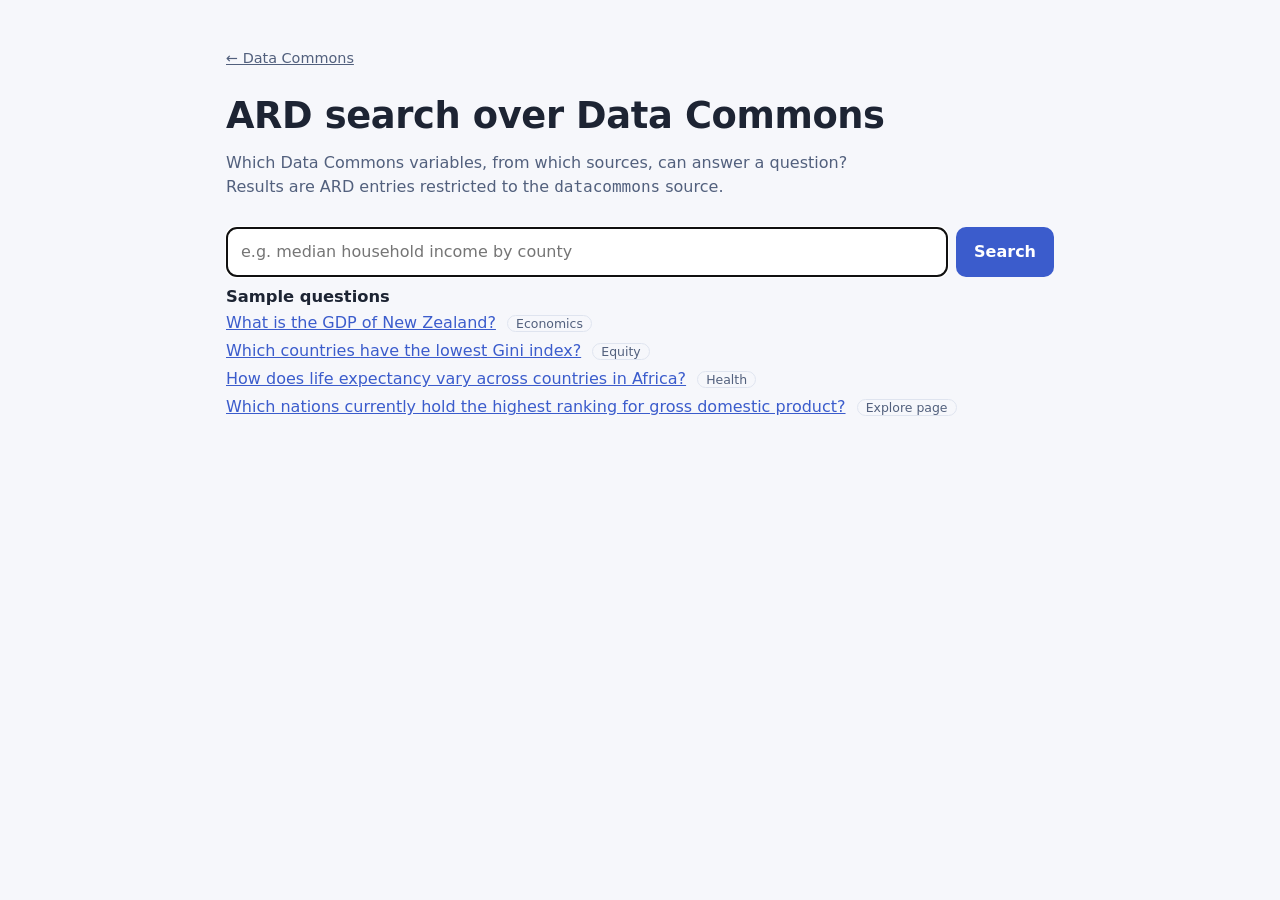
<file: 4dc/ard/index.html>
<!doctype html>
<html lang="en">
<head>
  <meta name="robots" content="noindex">
  <meta charset="utf-8">
  <meta name="viewport" content="width=device-width, initial-scale=1">
  <title>ARD over Data Commons</title>
  <style>
    :root { color-scheme: light dark; --ink: #1d2433; --muted: #52607d; --accent: #3b5ccc; --line: #dfe4ef; --card: #fff; --bg: #f6f7fb; }
    @media (prefers-color-scheme: dark) { :root { --ink: #e7e9ec; --muted: #9aa1ab; --accent: #8fb0ff; --line: #2c3037; --card: #1c1f24; --bg: #14161a; } }
    * { box-sizing: border-box; }
    body { margin: 0; font: 16px/1.5 system-ui, -apple-system, "Segoe UI", sans-serif; color: var(--ink); background: var(--bg); }
    main { max-width: 860px; margin: 0 auto; padding: 48px 16px 64px; }
    h1 { margin: 0 0 8px; font-size: clamp(1.7rem, 4vw, 2.3rem); letter-spacing: -.01em; }
    .lede { margin: 0 0 28px; color: var(--muted); max-width: 660px; }
    .crumb { font-size: .9rem; margin-bottom: 18px; } .crumb a { color: var(--muted); }
    a { color: var(--accent); }
    form { display: flex; gap: 8px; margin-bottom: 8px; }
    input[type=text] { flex: 1; min-width: 0; padding: 12px 14px; font: inherit; color: inherit; background: var(--card); border: 1px solid var(--line); border-radius: 10px; }
    button { padding: 12px 18px; font: inherit; font-weight: 600; color: #fff; background: var(--accent); border: 0; border-radius: 10px; cursor: pointer; }
    button:disabled { opacity: .6; cursor: wait; }
    .examples { margin: 0 0 24px; font-size: .9rem; color: var(--muted); }
    .examples button { all: unset; cursor: pointer; color: var(--accent); margin-right: 12px; text-decoration: underline; }
    .card { background: var(--card); border: 1px solid var(--line); border-radius: 12px; padding: 16px 18px; margin-bottom: 12px; }
    .card h2 { margin: 0 0 4px; font-size: 1.05rem; } .card p { margin: 4px 0; }
    .samples { margin: 6px 0 18px; }
    .samples[hidden], #picked[hidden] { display: none; }
    #picked { display: flex; gap: 10px; align-items: center; min-width: 0; margin: 6px 0 18px; }
    #picked .ptxt { flex: 1; min-width: 0; white-space: nowrap; overflow: hidden; text-overflow: ellipsis; color: var(--accent); background: var(--chip, var(--line)); border-radius: 16px; padding: 4px 12px; font-size: .85rem; }
    #picked button { all: unset; cursor: pointer; flex: none; color: var(--accent); border: 1px solid var(--accent); border-radius: 8px; padding: 4px 10px; font-size: .85rem; }
    .samples h2 { font-size: 1.02rem; margin: 0 0 2px; }
    .samples .meta { margin: 0 0 8px; }
    .samples ul { list-style: none; margin: 0; padding: 0; display: grid; gap: 4px; }
    .samples button { all: unset; cursor: pointer; color: var(--accent); text-decoration: underline; }
    .samples .cat { color: var(--muted); font-size: .78rem; border: 1px solid var(--line); border-radius: 99px; padding: 0 8px; margin-left: 6px; white-space: nowrap; }
    .meta, .status { color: var(--muted); font-size: .88rem; }
    .tag { display: inline-block; margin: 2px 4px 0 0; padding: 1px 8px; border: 1px solid var(--line); border-radius: 99px; font-size: .78rem; color: var(--muted); }
    .claim { font-size: 1.05rem; }
    .err { color: #c0392b; }
  </style>
</head>
<body>
  <main>
    <div class="crumb"><a href="/4dc/">&larr; Data Commons</a></div>
    <h1>ARD search over Data Commons</h1>
    <p class="lede">Which Data Commons variables, from which sources, can answer a question? Results are ARD entries restricted to the <code>datacommons</code> source.</p>
    <form id="f"><input type="text" id="q" maxlength="400" placeholder="e.g. median household income by county" autofocus aria-label="Search"><button id="go">Search</button></form>
    <section class="samples" aria-labelledby="samples-title">
      <h2 id="samples-title">Sample questions</h2>
      <ul>
      <li><button type="button">What is the GDP of New Zealand?</button> <span class="cat">Economics</span></li>
      <li><button type="button">Which countries have the lowest Gini index?</button> <span class="cat">Equity</span></li>
      <li><button type="button">How does life expectancy vary across countries in Africa?</button> <span class="cat">Health</span></li>
      <li><button type="button">Which nations currently hold the highest ranking for gross domestic product?</button> <span class="cat">Explore page</span></li>
      </ul>
    </section>
    <div id="picked" hidden><span class="ptxt"></span><button type="button">Show examples</button></div>
    <div id="out" aria-live="polite"></div>
    <script>
    const API = 'https://ard.neuralweb.dev/search', REPO = 'https://github.com/NeuralWeb-dev/ard-finder/blob/main/';
    const out = document.getElementById('out'), q = document.getElementById('q'), go = document.getElementById('go');
    const el = (tag, cls, text) => { const e = document.createElement(tag); if (cls) e.className = cls; if (text != null) e.textContent = text; return e; };
    const money = x => x < 0.01 ? '$' + x.toFixed(5) : '$' + x.toFixed(3);
    const STAGES = { 'embed-query': 'Embed the question', rerank: 'Rerank candidates' };
    function report(u, seconds, n) {
      const box = el('div', 'report');
      const head = el('p', 'status', n + ' result' + (n === 1 ? '' : 's') + ' \u00b7 ' + seconds.toFixed(1) + ' s' +
        (u ? ' \u00b7 ' + u.total_tokens.toLocaleString() + ' tokens \u00b7 ' + money(u.cost_usd || 0) : ''));
      box.append(head);
      for (const ev of (u && u.call_events) || []) {
        const ok = ev.outcome === 'success';
        box.append(el('p', 'meta', (ok ? '\u2713 ' : '\u2717 ') + (STAGES[ev.stage] || ev.stage) + ' \u00b7 ' + ev.model + ' \u00b7 ' +
          (ev.elapsed_ms / 1000).toFixed(2) + ' s \u00b7 ' + ev.tokens.toLocaleString() + ' tokens \u00b7 ' + money(ev.cost_usd || 0) + (ok ? '' : ' \u00b7 ' + ev.outcome)));
      }
      return box;
    }
    async function search(text) {
      pick(text);   // however the question arrived (typed, sample or shared link), the samples fold away while its answer shows
      out.replaceChildren(el('p', 'status', 'Searching…')); go.disabled = true;
      const t0 = performance.now();
      try {
        const r = await fetch(API, { method: 'POST', headers: { 'Content-Type': 'application/json' },
          body: JSON.stringify({ query: { text }, sources: ['datacommons'], limit: 10 }) });
        const d = await r.json();
        if (!r.ok) throw new Error(d.error || ('HTTP ' + r.status));
        out.replaceChildren();
        if (!d.results.length) out.append(el('p', 'status', 'No Data Commons documents matched.'));
        for (const e of d.results) {
          const c = el('div', 'card'); c.append(el('h2', '', e.displayName), el('p', '', e.description));
          const tags = el('p'); for (const t of e.tags || []) tags.append(el('span', 'tag', t)); c.append(tags);
          if (e.representativeQueries && e.representativeQueries.length) c.append(el('p', 'meta', 'Answers questions like: ' + e.representativeQueries.slice(0, 2).join(' · ')));
          const m = el('p', 'meta'); m.append('Document: ');
          const a = el('a', '', e['okf:sourceDocument']); a.href = REPO + e['okf:sourceDocument']; m.append(a); c.append(m);
          out.append(c);
        }
        out.append(report(d.usage, (performance.now() - t0) / 1000, d.results.length));
      } catch (err) { out.replaceChildren(el('p', 'err', 'Search failed: ' + err.message)); }
      go.disabled = false;
    }
    document.getElementById('f').addEventListener('submit', e => { e.preventDefault(); if (q.value.trim()) search(q.value.trim()); });
    // Choosing a sample folds the samples into one line above the answer; "Show examples" opens them again.
    const samples = document.querySelector('.samples'), picked = document.getElementById('picked');
    picked.querySelector('button').addEventListener('click', () => { picked.hidden = true; samples.hidden = false; });
    function pick(text) { picked.querySelector('.ptxt').textContent = text; picked.querySelector('.ptxt').title = text; samples.hidden = true; picked.hidden = false; }
    document.querySelectorAll('.examples button, .samples button').forEach(b => b.addEventListener('click', () => { q.value = b.textContent; search(q.value); }));
    // A shared link /4dc/ard/?q=... runs that search.
    const sharedQuery = new URLSearchParams(location.search).get('q');
    if (sharedQuery && sharedQuery.trim()) { q.value = sharedQuery.trim().slice(0, 400); search(q.value); }
    </script>
  </main>
</body>
</html>
</file>
